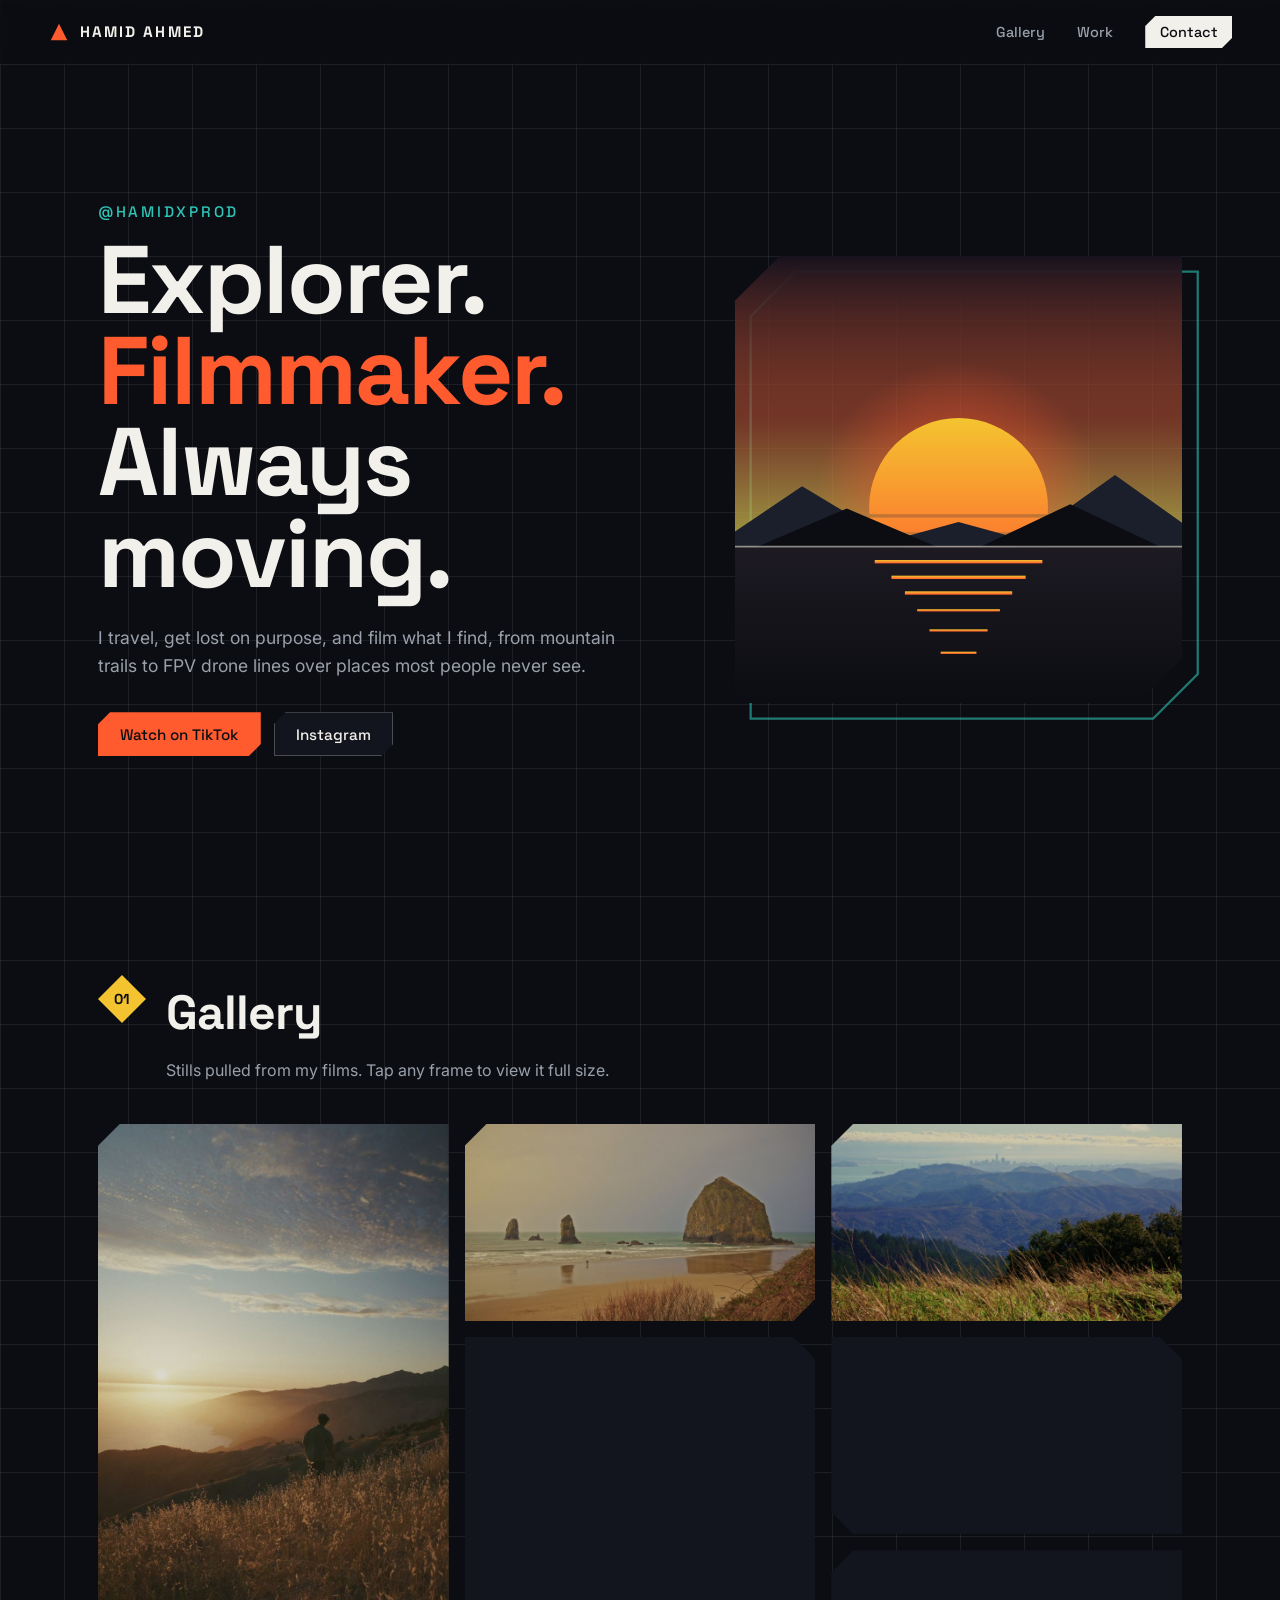
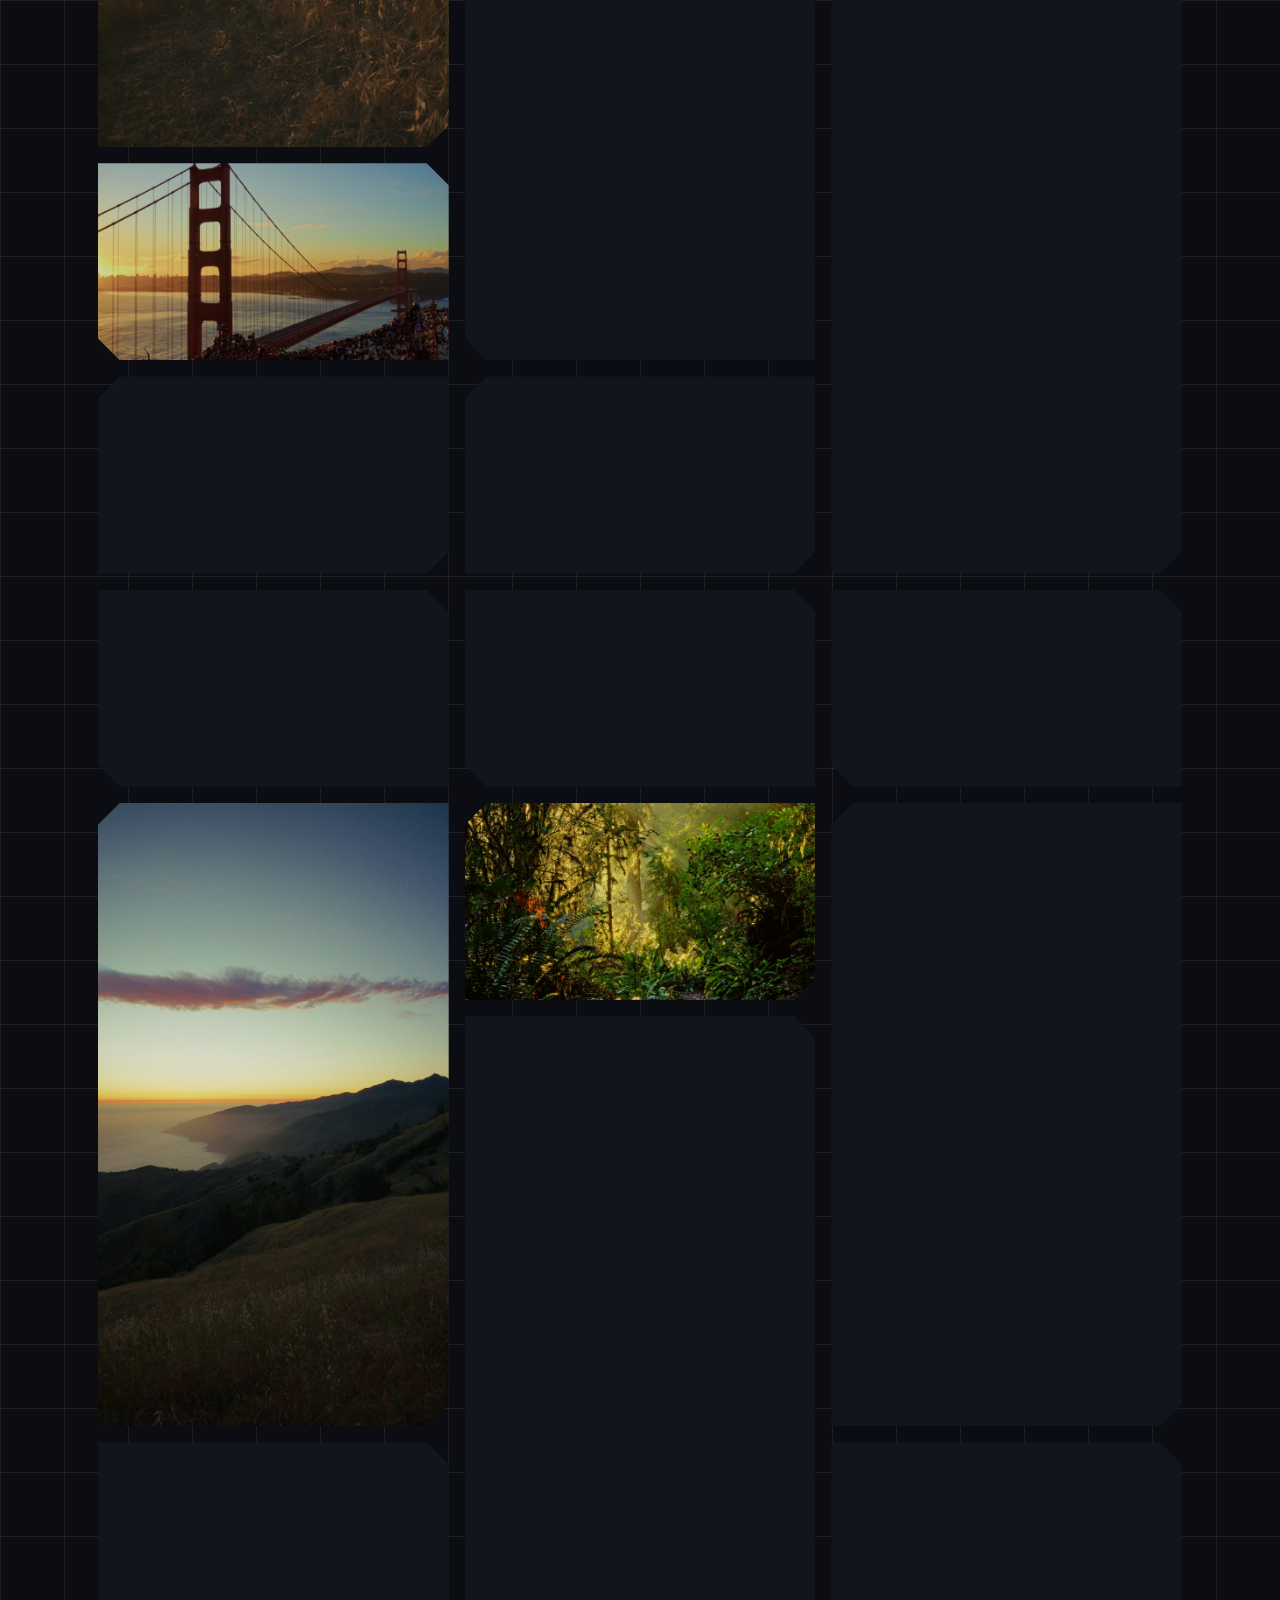
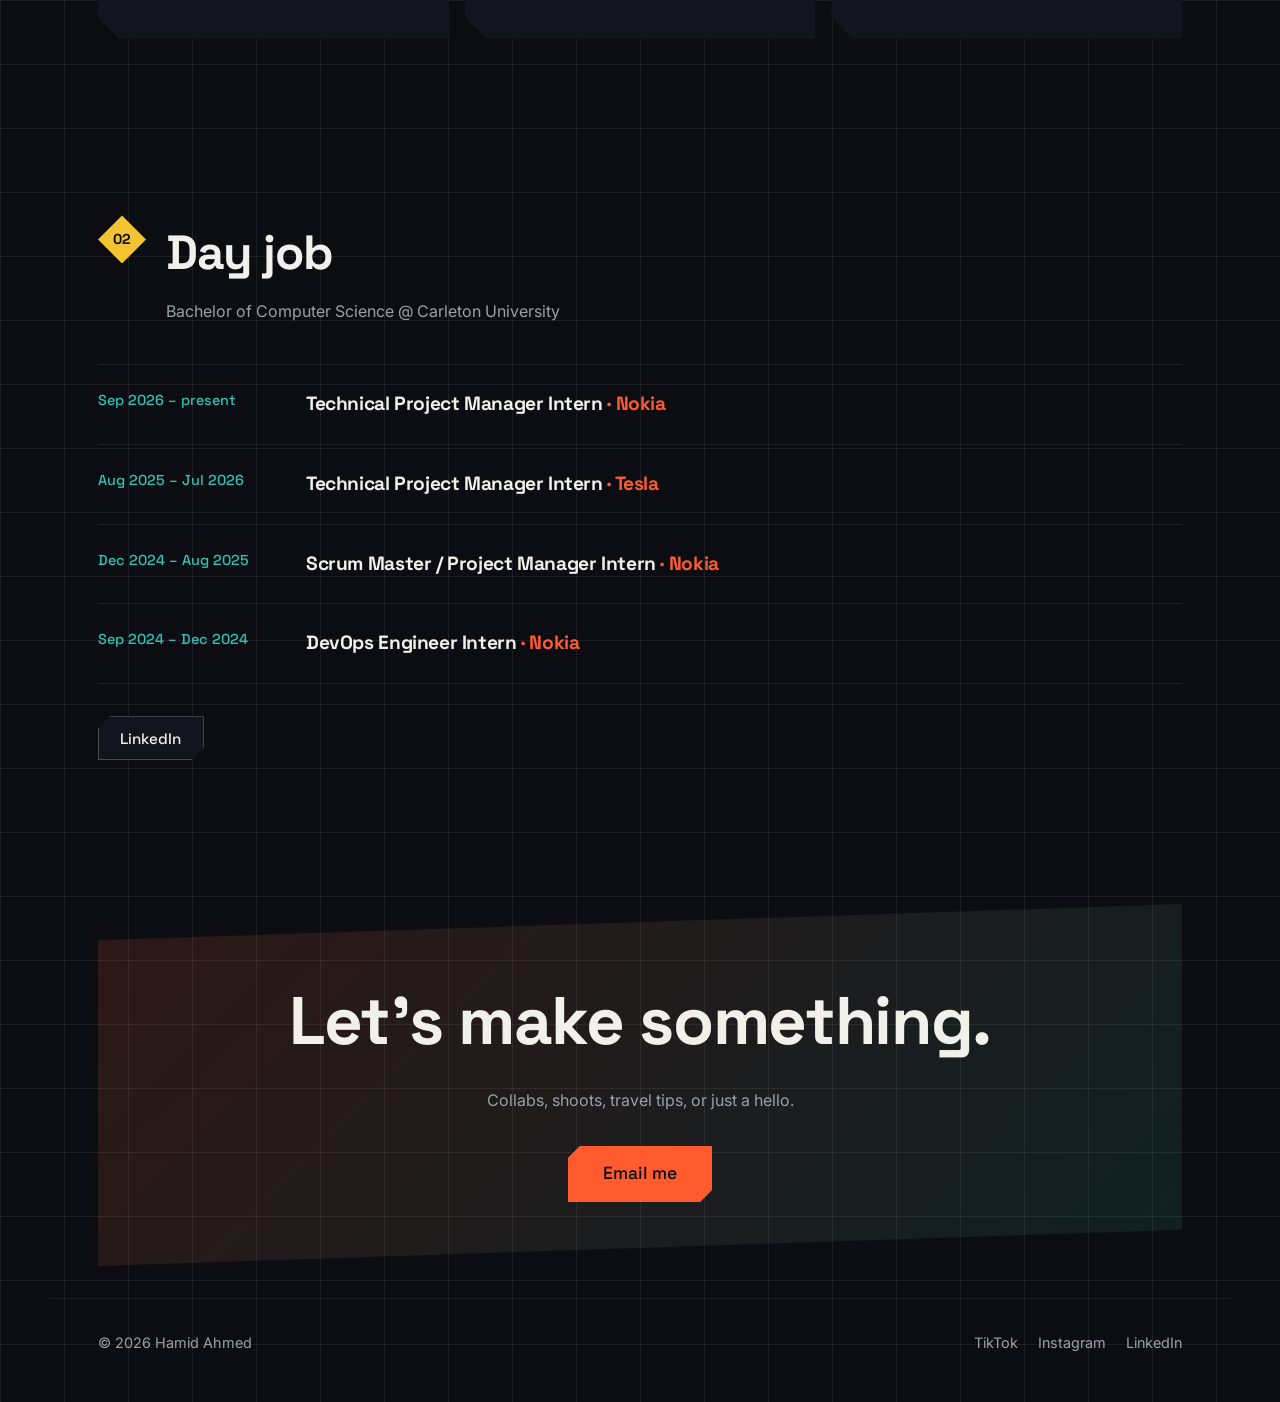
<file: index.html>
<!doctype html>
<html lang="en">
  <head>
    <meta charset="utf-8" />
    <meta name="viewport" content="width=device-width, initial-scale=1" />
    <title>Hamid Ahmed — Explorer &amp; Filmmaker</title>
    <meta name="description" content="Hamid Ahmed (@hamidxprod): explorer, traveler, and videographer. Short films from the road, the outdoors, and the air." />
    <meta property="og:title" content="Hamid Ahmed — Explorer &amp; Filmmaker" />
    <meta property="og:description" content="Short films from the road, the outdoors, and the air. @hamidxprod" />
    <meta property="og:type" content="website" />
    <meta property="og:url" content="https://hamidahmed.com" />
    <meta name="theme-color" content="#0b0d12" />
    <link rel="icon" href="assets/favicon.svg" type="image/svg+xml" />
    <link rel="preconnect" href="https://fonts.googleapis.com" />
    <link rel="preconnect" href="https://fonts.gstatic.com" crossorigin />
    <link href="https://fonts.googleapis.com/css2?family=Space+Grotesk:wght@400;500;700&family=Inter:wght@400;500&display=swap" rel="stylesheet" />
    <link rel="stylesheet" href="styles.css" />
  </head>
  <body>
    <a class="skip" href="#main">Skip to content</a>

    <header class="nav">
      <a class="brand" href="#top" aria-label="Hamid Ahmed, home">
        <svg viewBox="0 0 32 32" aria-hidden="true"><path d="M4 28 16 4l12 24z" /></svg>
        <span>HAMID AHMED</span>
      </a>
      <nav aria-label="Sections">
        <a href="#gallery">Gallery</a>
        <a href="#work">Work</a>
        <a class="nav-cta" href="#contact">Contact</a>
      </nav>
    </header>

    <main id="main">
      <section class="hero" id="top">
        <div class="hero-copy">
          <p class="eyebrow">@hamidxprod</p>
          <h1>Explorer.<br /><span class="accent">Filmmaker.</span><br />Always moving.</h1>
          <p class="lede">I travel, get lost on purpose, and film what I find, from mountain trails to FPV drone lines over places most people never see.</p>
          <div class="cta-row">
            <a class="btn btn-primary" data-link="tiktok" target="_blank" rel="noopener">Watch on TikTok</a>
            <a class="btn btn-ghost" data-link="instagram" target="_blank" rel="noopener">Instagram</a>
          </div>
        </div>
        <div class="hero-art" aria-hidden="true">
          <svg viewBox="0 0 400 400">
            <defs>
              <clipPath id="frame-clip">
                <path d="M40 0H400V360L360 400H0V40z" />
              </clipPath>
              <clipPath id="sky-clip">
                <rect width="400" height="260" />
              </clipPath>
              <linearGradient id="sky-warm" x1="0" y1="0" x2="0" y2="1">
                <stop offset="0" stop-color="#1c1422" />
                <stop offset="0.55" stop-color="#ff5b2e" stop-opacity="0.55" />
                <stop offset="1" stop-color="#f4c430" stop-opacity="0.75" />
              </linearGradient>
              <linearGradient id="sky-dusk" x1="0" y1="0" x2="0" y2="1">
                <stop offset="0" stop-color="#0b0d12" />
                <stop offset="0.6" stop-color="#14323a" />
                <stop offset="1" stop-color="#2ec4b6" stop-opacity="0.7" />
              </linearGradient>
              <linearGradient id="sun-fill" x1="0" y1="0" x2="0" y2="1">
                <stop offset="0" stop-color="#f4c430" />
                <stop offset="1" stop-color="#ff5b2e" />
              </linearGradient>
              <linearGradient id="water" x1="0" y1="0" x2="0" y2="1">
                <stop offset="0" stop-color="#1d1a22" />
                <stop offset="1" stop-color="#0b0d12" />
              </linearGradient>
              <radialGradient id="sun-glow">
                <stop offset="0.45" stop-color="#ff5b2e" stop-opacity="0.45" />
                <stop offset="1" stop-color="#ff5b2e" stop-opacity="0" />
              </radialGradient>
              <mask id="sun-bands" maskUnits="userSpaceOnUse" x="0" y="0" width="400" height="400">
                <rect width="400" height="400" fill="#fff" />
                <rect y="176" width="400" height="3" />
                <rect y="192" width="400" height="5" />
                <rect y="208" width="400" height="7" />
                <rect y="224" width="400" height="9" />
                <rect y="240" width="400" height="11" />
              </mask>
            </defs>
            <path class="frame-line" d="M54 14H414V374L374 414H14V54z" />
            <g clip-path="url(#frame-clip)">
              <rect width="400" height="260" fill="url(#sky-warm)" />
              <rect class="sky-dusk" width="400" height="260" fill="url(#sky-dusk)" />
              <g class="stars">
                <rect x="72" y="54" width="4" height="4" />
                <rect x="300" y="38" width="3" height="3" />
                <rect x="342" y="96" width="4" height="4" />
                <rect x="138" y="28" width="3" height="3" />
              </g>
              <g clip-path="url(#sky-clip)">
                <g class="sun">
                  <circle cx="200" cy="170" r="130" fill="url(#sun-glow)" />
                  <circle cx="200" cy="170" r="80" fill="url(#sun-fill)" mask="url(#sun-bands)" />
                </g>
              </g>
              <polygon class="ridge-back" points="-20,260 60,206 150,260" />
              <polygon class="ridge-back" points="250,260 340,196 430,260" />
              <polygon class="ridge-back" points="120,260 200,238 280,260" />
              <polygon class="ridge-front" points="20,260 100,226 180,260" />
              <polygon class="ridge-front" points="220,260 300,222 380,260" />
              <rect y="260" width="400" height="140" fill="url(#water)" />
              <line class="horizon" x1="0" y1="260" x2="400" y2="260" />
              <g class="reflection">
                <rect class="shimmer" x="125" y="272" width="150" height="3" />
                <rect class="shimmer" x="140" y="286" width="120" height="3" />
                <rect class="shimmer" x="152" y="300" width="96" height="3" />
                <rect class="shimmer" x="163" y="316" width="74" height="2" />
                <rect class="shimmer" x="174" y="334" width="52" height="2" />
                <rect class="shimmer" x="184" y="354" width="32" height="2" />
              </g>
            </g>
          </svg>
        </div>
      </section>

      <section class="section" id="gallery" aria-labelledby="gallery-title">
        <div class="section-head">
          <span class="num">01</span>
          <h2 id="gallery-title">Gallery</h2>
          <p>Stills pulled from my films. Tap any frame to view it full size.</p>
        </div>
        <div class="gallery" id="gallery-grid"></div>
      </section>

      <section class="section" id="work" aria-labelledby="work-title">
        <div class="section-head">
          <span class="num">02</span>
          <h2 id="work-title">Day job</h2>
          <p>Bachelor of Computer Science @ Carleton University</p>
        </div>
        <ol class="work" id="work-list"></ol>
        <div class="cta-row">
          <a class="btn btn-ghost" data-link="linkedin" target="_blank" rel="noopener">LinkedIn</a>
        </div>
      </section>

      <section class="contact" id="contact" aria-labelledby="contact-title">
        <h2 id="contact-title">Let's make something.</h2>
        <p>Collabs, shoots, travel tips, or just a hello.</p>
        <a class="btn btn-primary btn-big" id="email-link">Email me</a>
      </section>
    </main>

    <footer class="footer">
      <span>© <span id="year"></span> Hamid Ahmed</span>
      <span class="footer-links">
        <a data-link="tiktok" target="_blank" rel="noopener">TikTok</a>
        <a data-link="instagram" target="_blank" rel="noopener">Instagram</a>
        <a data-link="linkedin" target="_blank" rel="noopener">LinkedIn</a>
      </span>
    </footer>

    <div class="lightbox" id="lightbox" role="dialog" aria-modal="true" aria-label="Gallery image" hidden>
      <button class="lb-btn lb-close" type="button" aria-label="Close">&times;</button>
      <button class="lb-btn lb-prev" type="button" aria-label="Previous image">&lsaquo;</button>
      <figure class="lb-figure">
        <img id="lightbox-img" alt="" />
        <figcaption id="lightbox-caption"></figcaption>
      </figure>
      <button class="lb-btn lb-next" type="button" aria-label="Next image">&rsaquo;</button>
    </div>

    <script src="content.js"></script>
    <script src="main.js"></script>
  </body>
</html>
</file>
<file: styles.css>
:root {
  --bg: #0b0d12;
  --bg-2: #12151d;
  --line: rgba(242, 240, 234, 0.08);
  --text: #f2f0ea;
  --muted: #9aa0ab;
  --orange: #ff5b2e;
  --teal: #2ec4b6;
  --yellow: #f4c430;
  --cut: 22px;
  --radius: 4px;
  --max: 1180px;
  --font-display: "Space Grotesk", system-ui, sans-serif;
  --font-body: "Inter", system-ui, sans-serif;
}

*,
*::before,
*::after {
  box-sizing: border-box;
}

html {
  scroll-behavior: smooth;
}

body {
  margin: 0;
  background-color: var(--bg);
  background-image:
    linear-gradient(var(--line) 1px, transparent 1px),
    linear-gradient(90deg, var(--line) 1px, transparent 1px);
  background-size: 64px 64px;
  color: var(--text);
  font: 400 1rem/1.6 var(--font-body);
  -webkit-font-smoothing: antialiased;
}

a {
  color: inherit;
}

img {
  display: block;
  max-width: 100%;
}

:focus-visible {
  outline: 2px solid var(--yellow);
  outline-offset: 3px;
}

.skip {
  position: absolute;
  left: -999px;
  top: 0;
  padding: 0.5rem 1rem;
  background: var(--yellow);
  color: var(--bg);
  z-index: 100;
}

.skip:focus {
  left: 1rem;
}

/* Nav */
.nav {
  position: sticky;
  top: 0;
  z-index: 50;
  display: flex;
  align-items: center;
  justify-content: space-between;
  gap: 1rem;
  padding: 1rem clamp(1rem, 4vw, 3rem);
  background: rgba(11, 13, 18, 0.82);
  backdrop-filter: blur(10px);
  border-bottom: 1px solid var(--line);
}

.brand {
  display: flex;
  align-items: center;
  gap: 0.6rem;
  text-decoration: none;
  font: 700 0.95rem/1 var(--font-display);
  letter-spacing: 0.14em;
}

.brand svg {
  width: 22px;
  height: 22px;
  fill: var(--orange);
}

.nav nav {
  display: flex;
  gap: clamp(0.75rem, 2.5vw, 2rem);
  align-items: center;
  overflow-x: auto;
}

.nav nav a {
  text-decoration: none;
  font: 500 0.9rem/1 var(--font-display);
  color: var(--muted);
  white-space: nowrap;
  transition: color 0.2s;
}

.nav nav a:hover {
  color: var(--text);
}

.nav .nav-cta {
  color: var(--bg);
  background: var(--text);
  padding: 0.55rem 0.9rem;
  clip-path: polygon(10px 0, 100% 0, 100% calc(100% - 10px), calc(100% - 10px) 100%, 0 100%, 0 10px);
}

.nav .nav-cta:hover {
  color: var(--bg);
  background: var(--orange);
}

/* Buttons */
.btn {
  display: inline-flex;
  align-items: center;
  gap: 0.5rem;
  padding: 0.9rem 1.4rem;
  font: 500 0.95rem/1 var(--font-display);
  text-decoration: none;
  cursor: pointer;
  clip-path: polygon(12px 0, 100% 0, 100% calc(100% - 12px), calc(100% - 12px) 100%, 0 100%, 0 12px);
  transition: transform 0.2s, background-color 0.2s, color 0.2s;
}

.btn:hover {
  transform: translateY(-2px);
}

.btn-primary {
  background: var(--orange);
  color: var(--bg);
}

.btn-primary:hover {
  background: var(--yellow);
}

.btn-ghost {
  background: var(--bg-2);
  color: var(--text);
  box-shadow: inset 0 0 0 1px rgba(242, 240, 234, 0.25);
}

.btn-ghost:hover {
  background: var(--text);
  color: var(--bg);
}

.btn-big {
  padding: 1.2rem 2.2rem;
  font-size: 1.1rem;
}

.cta-row {
  display: flex;
  flex-wrap: wrap;
  gap: 0.8rem;
}

/* Hero */
.hero {
  max-width: var(--max);
  margin: 0 auto;
  min-height: calc(100vh - 70px);
  display: grid;
  grid-template-columns: 1.15fr 0.85fr;
  align-items: center;
  gap: 2rem;
  padding: 4rem clamp(1rem, 4vw, 3rem);
}

.eyebrow {
  margin: 0 0 1rem;
  font: 500 0.95rem/1 var(--font-display);
  letter-spacing: 0.18em;
  text-transform: uppercase;
  color: var(--teal);
}

h1,
h2,
h3 {
  font-family: var(--font-display);
  font-weight: 700;
  letter-spacing: -0.02em;
  margin: 0;
}

h1 {
  font-size: clamp(2.8rem, 7.5vw, 6rem);
  line-height: 0.95;
  margin-bottom: 1.5rem;
}

.accent {
  color: var(--orange);
}

.lede {
  max-width: 34rem;
  color: var(--muted);
  font-size: 1.1rem;
  margin: 0 0 2rem;
}

.hero-art svg {
  width: 100%;
  max-width: 460px;
  margin-left: auto;
  display: block;
  overflow: visible;
}

/* Static state is a mid-sunset frame; the animations below loop around it. */
.frame-line {
  fill: none;
  stroke: var(--teal);
  stroke-width: 2;
  opacity: 0.6;
}

.sun {
  transform: translateY(55px);
  animation: sunset 15s linear infinite;
}

.sky-dusk {
  opacity: 0.25;
  animation: dusk 15s ease-in-out infinite;
}

.stars {
  fill: var(--text);
  opacity: 0;
  animation: stars 15s ease-in-out infinite;
}

.ridge-back {
  fill: #1a1f2b;
}

.ridge-front {
  fill: var(--bg);
}

.horizon {
  stroke: var(--text);
  stroke-width: 1.5;
  opacity: 0.5;
}

.reflection {
  animation: glint 15s linear infinite;
}

.shimmer {
  fill: url(#sun-fill);
  transform-box: fill-box;
  transform-origin: center;
  animation: shimmer 2.4s ease-in-out infinite alternate;
}

.shimmer:nth-child(2n) {
  animation-delay: -1.2s;
}

.shimmer:nth-child(3n) {
  animation-delay: -0.6s;
}

@keyframes sunset {
  0% {
    transform: translateY(-70px);
    opacity: 0;
  }
  12% {
    opacity: 1;
  }
  80%,
  100% {
    transform: translateY(190px);
    opacity: 1;
  }
}

@keyframes dusk {
  0%,
  100% {
    opacity: 0;
  }
  85% {
    opacity: 1;
  }
}

@keyframes stars {
  0%,
  50%,
  100% {
    opacity: 0;
  }
  85% {
    opacity: 0.9;
  }
}

@keyframes glint {
  0% {
    opacity: 0;
  }
  12%,
  55% {
    opacity: 1;
  }
  80%,
  100% {
    opacity: 0;
  }
}

@keyframes shimmer {
  from {
    transform: scaleX(0.55);
    opacity: 0.45;
  }
  to {
    transform: scaleX(1);
    opacity: 1;
  }
}

/* Sections */
.section {
  max-width: var(--max);
  margin: 0 auto;
  padding: 5rem clamp(1rem, 4vw, 3rem);
}

.section-head {
  display: grid;
  grid-template-columns: auto 1fr;
  column-gap: 1.25rem;
  margin-bottom: 2.5rem;
}

.section-head .num {
  grid-row: span 2;
  font: 700 0.9rem/1 var(--font-display);
  color: var(--bg);
  background: var(--yellow);
  width: 3rem;
  height: 3rem;
  display: grid;
  place-items: center;
  clip-path: polygon(50% 0, 100% 50%, 50% 100%, 0 50%);
}

.section-head h2 {
  font-size: clamp(1.9rem, 4vw, 3rem);
}

.section-head p {
  margin: 0.4rem 0 0;
  color: var(--muted);
}

/* Gallery */
.gallery {
  columns: 3;
  column-gap: 1rem;
}

.shot {
  position: relative;
  display: block;
  width: 100%;
  margin: 0 0 1rem;
  padding: 0;
  border: 0;
  overflow: hidden;
  cursor: zoom-in;
  background: var(--bg-2);
  break-inside: avoid;
  clip-path: polygon(var(--cut) 0, 100% 0, 100% calc(100% - var(--cut)), calc(100% - var(--cut)) 100%, 0 100%, 0 var(--cut));
}

.shot:nth-child(even) {
  clip-path: polygon(0 0, calc(100% - var(--cut)) 0, 100% var(--cut), 100% 100%, var(--cut) 100%, 0 calc(100% - var(--cut)));
}

.shot img {
  width: 100%;
  height: auto;
  transition: transform 0.5s ease;
}

.shot:hover img,
.shot:focus-visible img {
  transform: scale(1.05);
}

.shot:focus-visible {
  outline: none;
}

.shot:focus-visible::after {
  content: "";
  position: absolute;
  inset: 0;
  box-shadow: inset 0 0 0 3px var(--yellow);
}

/* Lightbox */
body.is-locked {
  overflow: hidden;
}

.lightbox {
  position: fixed;
  inset: 0;
  z-index: 200;
  display: grid;
  grid-template-columns: auto 1fr auto;
  grid-template-areas: "prev figure next";
  align-items: center;
  gap: 1rem;
  padding: 4.5rem clamp(1rem, 4vw, 3rem) 2rem;
  background: rgba(11, 13, 18, 0.95);
  animation: lb-in 0.25s ease;
}

.lightbox[hidden] {
  display: none;
}

.lb-figure {
  grid-area: figure;
  display: grid;
  justify-items: center;
  gap: 0.9rem;
  min-width: 0;
  margin: 0;
}

.lb-figure img {
  max-width: 100%;
  max-height: calc(100vh - 10rem);
  object-fit: contain;
  clip-path: polygon(var(--cut) 0, 100% 0, 100% calc(100% - var(--cut)), calc(100% - var(--cut)) 100%, 0 100%, 0 var(--cut));
}

.lb-figure figcaption {
  max-width: 44rem;
  text-align: center;
  font-size: 0.9rem;
  color: var(--muted);
}

.lb-btn {
  width: 3rem;
  height: 3rem;
  padding: 0;
  border: 0;
  font: 500 1.8rem/1 var(--font-display);
  color: var(--text);
  background: var(--bg-2);
  box-shadow: inset 0 0 0 1px rgba(242, 240, 234, 0.25);
  cursor: pointer;
  clip-path: polygon(10px 0, 100% 0, 100% calc(100% - 10px), calc(100% - 10px) 100%, 0 100%, 0 10px);
  transition: background-color 0.2s, color 0.2s;
}

.lb-btn:hover {
  color: var(--bg);
  background: var(--orange);
}

.lb-btn:focus-visible {
  outline: none;
  color: var(--bg);
  background: var(--yellow);
}

.lb-close {
  position: absolute;
  top: 1rem;
  right: clamp(1rem, 4vw, 3rem);
}

.lb-prev {
  grid-area: prev;
}

.lb-next {
  grid-area: next;
}

@keyframes lb-in {
  from {
    opacity: 0;
  }
}

/* Work */
.work {
  list-style: none;
  padding: 0;
  margin: 0 0 2rem;
  border-top: 1px solid var(--line);
}

.work li {
  display: grid;
  grid-template-columns: 11rem 1fr;
  gap: 1rem 2rem;
  padding: 1.5rem 0;
  border-bottom: 1px solid var(--line);
}

.work .when {
  font: 500 0.9rem/1.6 var(--font-display);
  color: var(--teal);
}

.work h3 {
  font-size: 1.2rem;
}

.work h3 span {
  color: var(--orange);
}

.work p {
  margin: 0.3rem 0 0;
  color: var(--muted);
}

/* Contact */
.contact {
  max-width: var(--max);
  margin: 2rem auto 0;
  padding: 6rem clamp(1rem, 4vw, 3rem);
  text-align: center;
  position: relative;
}

.contact::before {
  content: "";
  position: absolute;
  inset: 2rem clamp(1rem, 4vw, 3rem);
  background: linear-gradient(135deg, rgba(255, 91, 46, 0.14), rgba(46, 196, 182, 0.1));
  clip-path: polygon(0 10%, 100% 0, 100% 90%, 0 100%);
  z-index: -1;
}

.contact h2 {
  font-size: clamp(2.2rem, 6vw, 4.2rem);
}

.contact p {
  color: var(--muted);
  margin: 0.8rem 0 2rem;
}

/* Footer */
.footer {
  max-width: var(--max);
  margin: 0 auto;
  display: flex;
  flex-wrap: wrap;
  justify-content: space-between;
  gap: 1rem;
  padding: 2rem clamp(1rem, 4vw, 3rem) 3rem;
  color: var(--muted);
  font-size: 0.9rem;
  border-top: 1px solid var(--line);
}

.footer-links {
  display: flex;
  gap: 1.25rem;
}

.footer a {
  text-decoration: none;
}

.footer a:hover {
  color: var(--text);
}

/* Reveal */
.reveal {
  opacity: 0;
  translate: 0 24px;
  transition: opacity 0.6s ease, translate 0.6s ease;
}

.reveal.is-visible {
  opacity: 1;
  translate: 0 0;
}

/* Responsive */
@media (max-width: 960px) {
  .hero {
    grid-template-columns: 1fr;
    min-height: auto;
    padding-top: 3rem;
  }

  .hero-art {
    order: -1;
  }

  .hero-art svg {
    max-width: 260px;
    margin: 0 auto;
  }

  .gallery {
    columns: 2;
  }
}

@media (max-width: 640px) {
  .work li {
    grid-template-columns: 1fr;
    gap: 0.3rem;
  }

  .brand span {
    display: none;
  }

  .gallery {
    column-gap: 0.7rem;
  }

  .shot {
    margin-bottom: 0.7rem;
  }

  .lightbox {
    grid-template-columns: 1fr 1fr;
    grid-template-areas:
      "figure figure"
      "prev next";
  }

  .lb-next {
    justify-self: end;
  }
}

@media (max-width: 420px) {
  .gallery {
    columns: 1;
  }
}

@media (prefers-reduced-motion: reduce) {
  html {
    scroll-behavior: auto;
  }

  *,
  *::before,
  *::after {
    animation: none !important;
    transition: none !important;
  }

  .reveal {
    opacity: 1;
    translate: 0 0;
  }

  .shot:hover img,
  .shot:focus-visible img {
    transform: none;
  }
}
</file>
